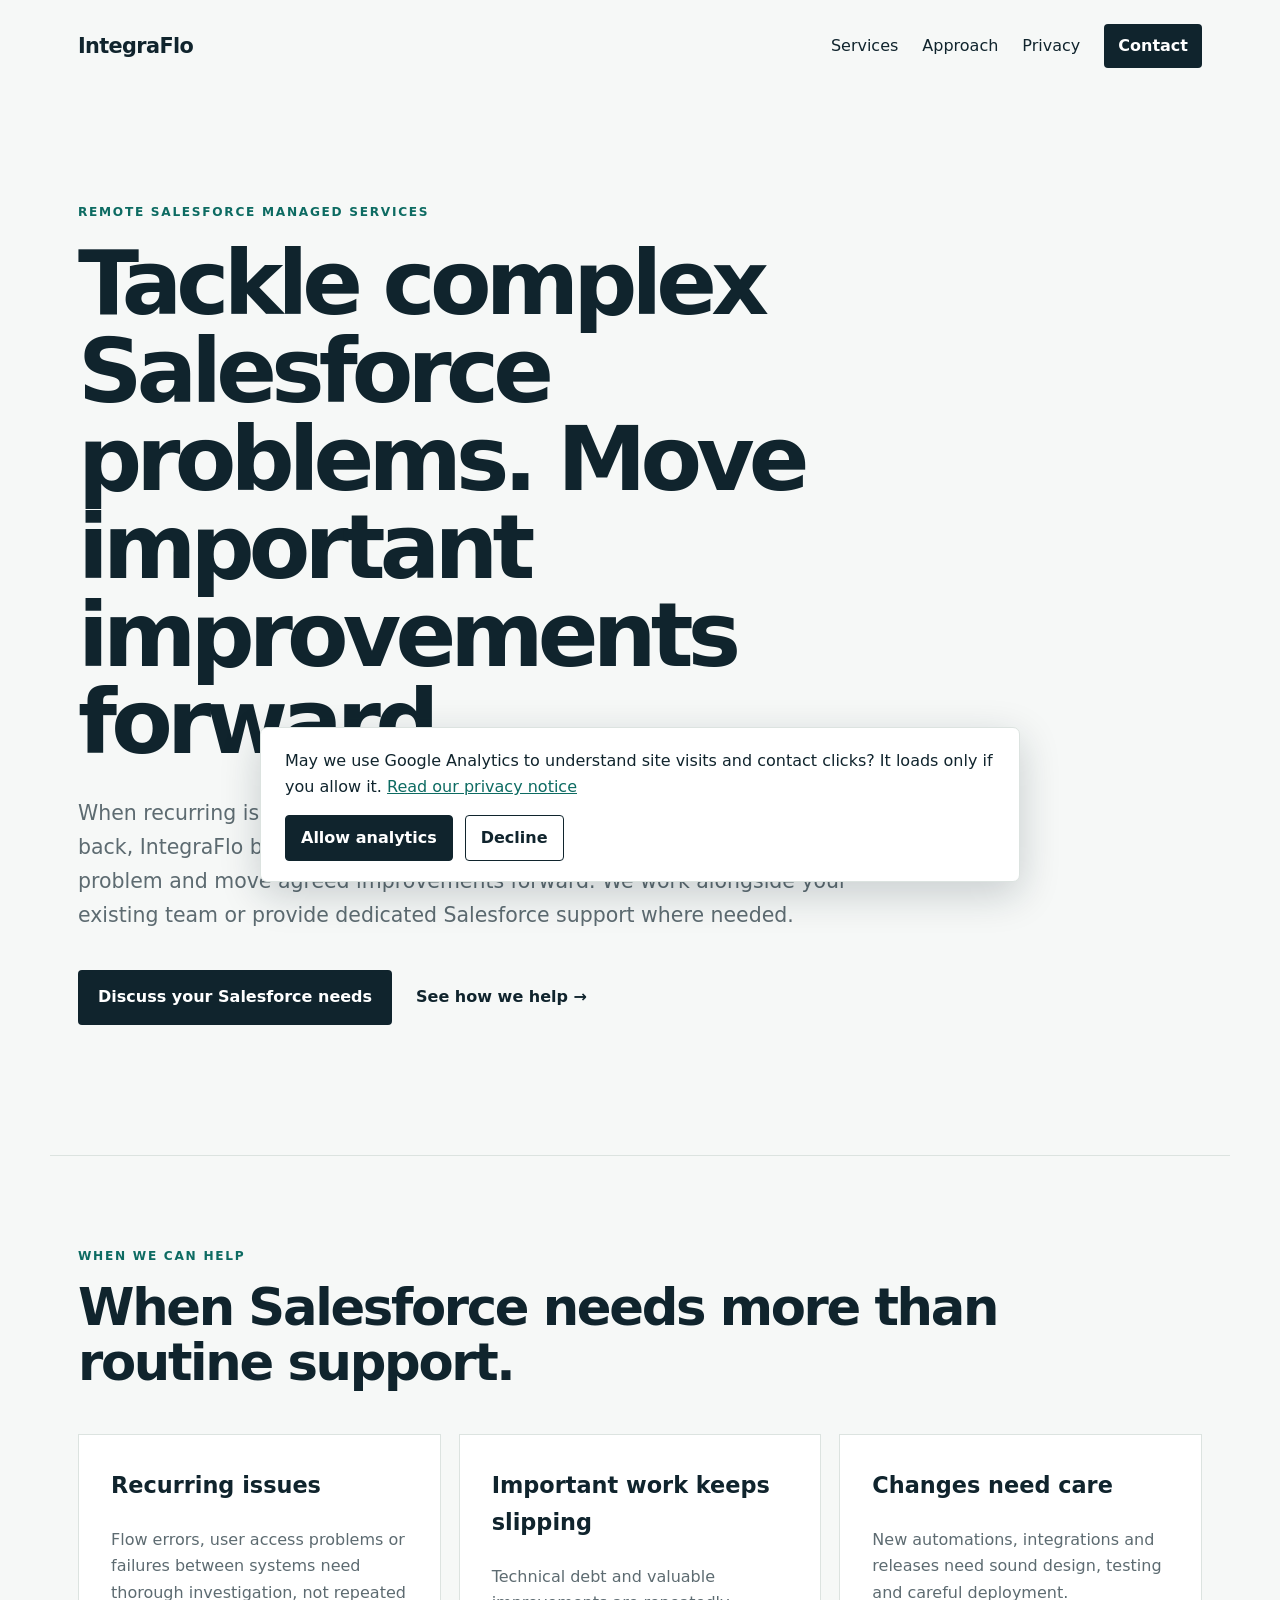
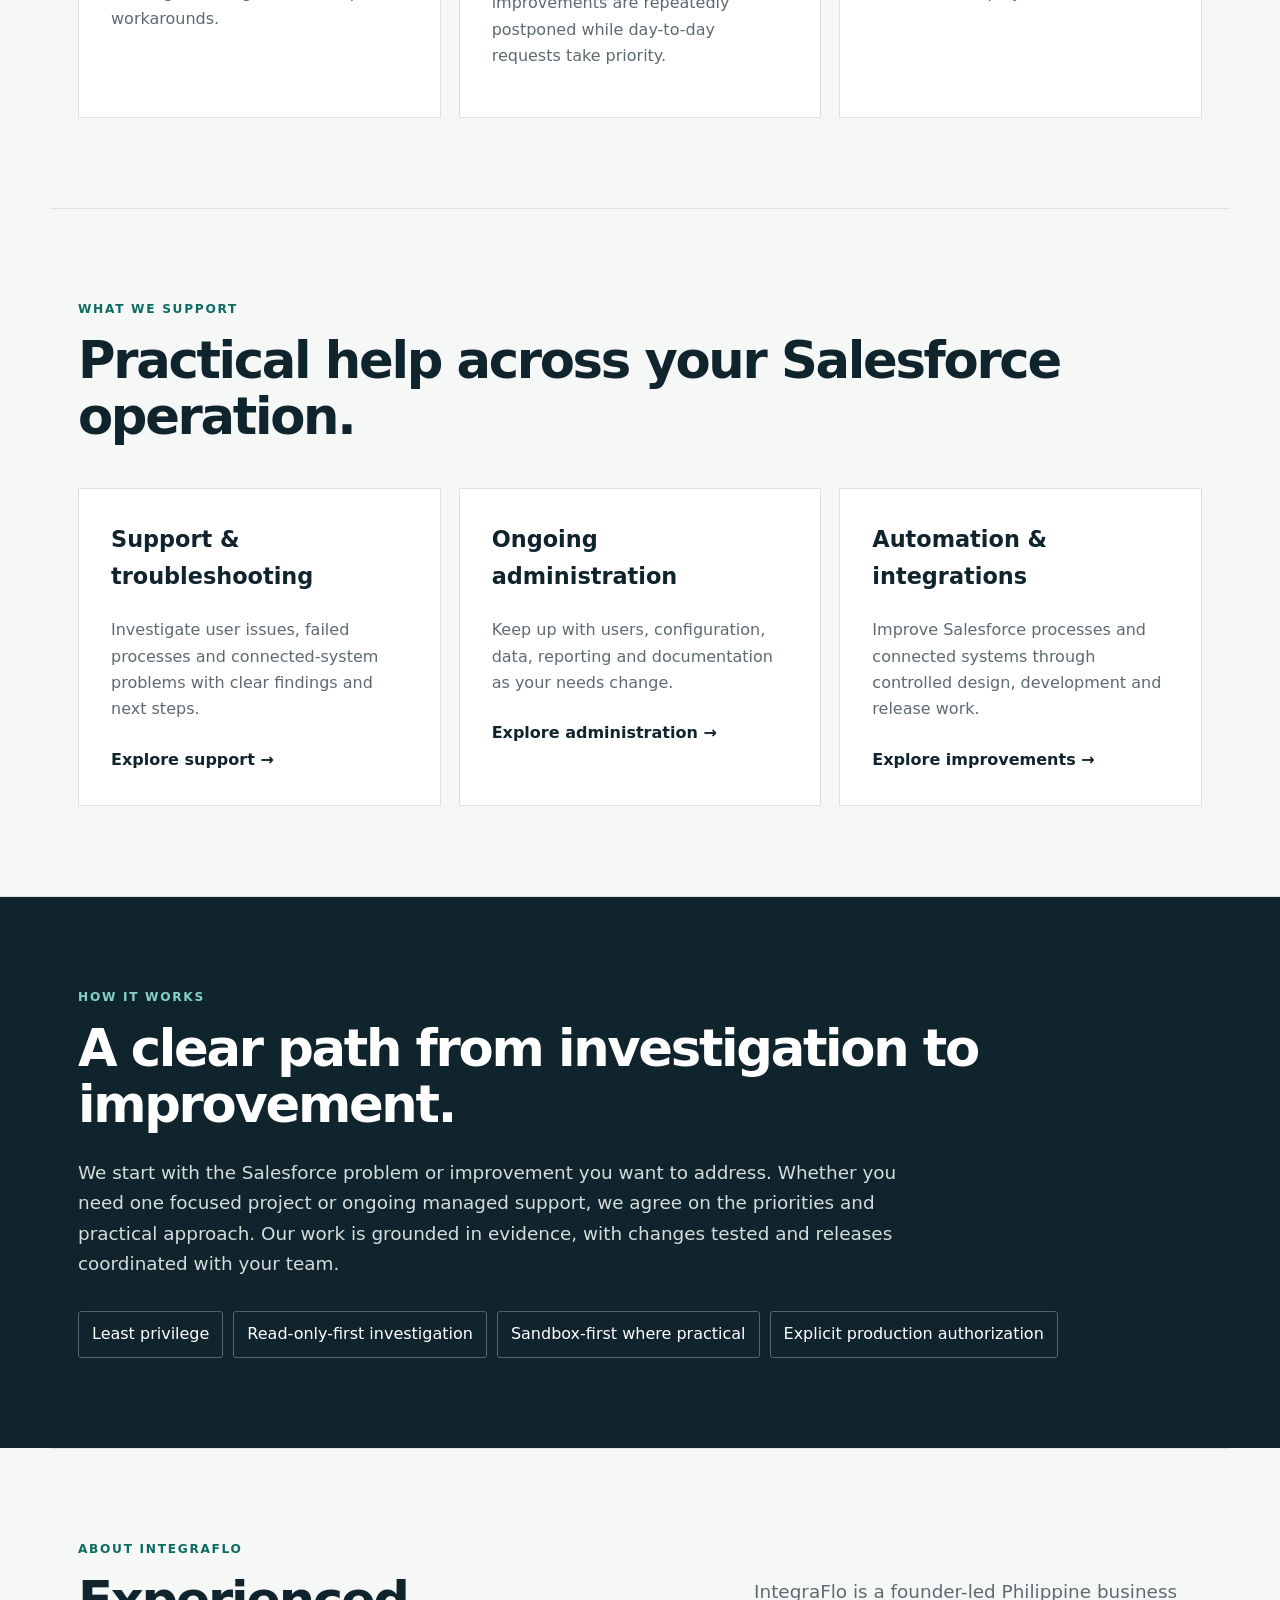
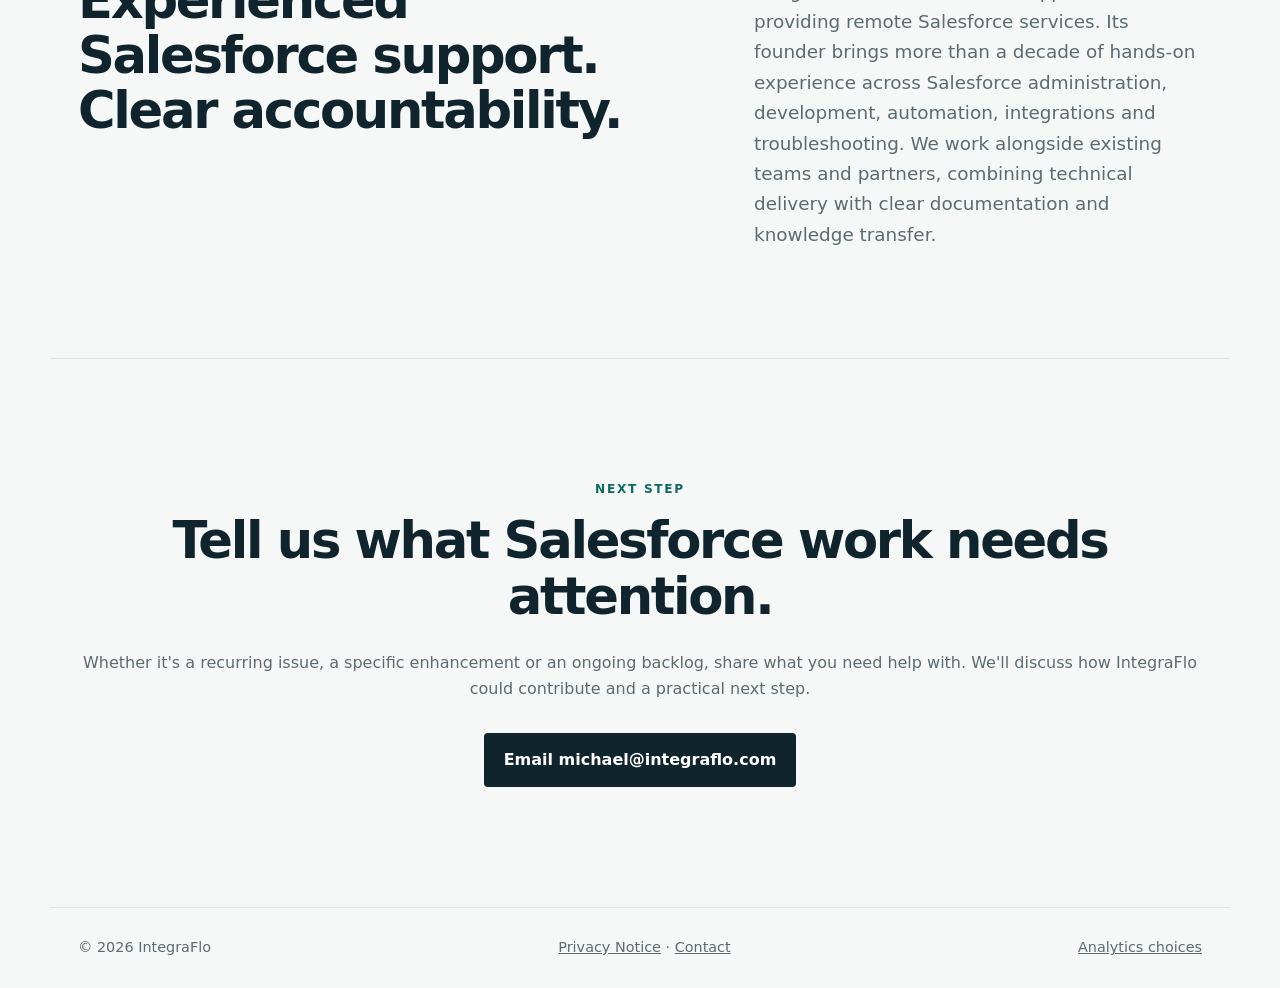
<file: index.html>
<!doctype html>
<html lang="en">
<head>
  <meta charset="utf-8">
  <meta name="viewport" content="width=device-width,initial-scale=1">
  <meta http-equiv="Content-Security-Policy" content="default-src 'self'; script-src 'self' https://www.googletagmanager.com; style-src 'self'; img-src 'self' data: https://www.googletagmanager.com https://*.google-analytics.com; font-src 'self'; connect-src https://www.googletagmanager.com https://*.google-analytics.com https://*.google.com; object-src 'none'; media-src 'none'; frame-src 'none'; worker-src 'none'; manifest-src 'self'; form-action 'none'; base-uri 'none'; upgrade-insecure-requests">
  <meta name="referrer" content="strict-origin-when-cross-origin">
  <meta name="google-site-verification" content="gu3eQ9_beGuN9FY3zzGLAd2tJAc3EotEYN1PXxXcJtQ">
  <meta name="msvalidate.01" content="FF43529D04DE0074EBA08C832B6EE715">
  <title>Salesforce Support & Managed Services | IntegraFlo</title>
  <meta name="description" content="Get help with complex Salesforce issues, technical debt, automation and integrations through focused projects or ongoing managed support.">
  <link rel="canonical" href="https://integraflo.com/">
  <meta property="og:type" content="website">
  <meta property="og:title" content="Salesforce Support & Managed Services | IntegraFlo">
  <meta property="og:description" content="Get help with complex Salesforce issues, technical debt, automation and integrations through focused projects or ongoing managed support.">
  <meta property="og:url" content="https://integraflo.com/">
  <link rel="stylesheet" href="assets/style.css"><script defer src="assets/analytics.js"></script>
</head>
<body>
<header class="nav"><a class="brand" href="./">IntegraFlo</a><nav><a href="./#services">Services</a><a href="./#approach">Approach</a><a href="privacy.html">Privacy</a><a class="button small" href="mailto:michael@integraflo.com">Contact</a></nav></header>
<main>
<section class="hero"><div class="eyebrow">REMOTE SALESFORCE MANAGED SERVICES</div><h1>Tackle complex Salesforce problems. Move important improvements forward.</h1><p class="lead">When recurring issues, complex integrations or technical debt hold work back, IntegraFlo brings hands-on Salesforce expertise to investigate the problem and move agreed improvements forward. We work alongside your existing team or provide dedicated Salesforce support where needed.</p><div class="actions"><a class="button" href="mailto:michael@integraflo.com">Discuss your Salesforce needs</a><a class="textlink" href="#services">See how we help →</a></div></section>
<section class="section"><div class="eyebrow">WHEN WE CAN HELP</div><h2>When Salesforce needs more than routine support.</h2><div class="grid"><article><h3>Recurring issues</h3><p>Flow errors, user access problems or failures between systems need thorough investigation, not repeated workarounds.</p></article><article><h3>Important work keeps slipping</h3><p>Technical debt and valuable improvements are repeatedly postponed while day-to-day requests take priority.</p></article><article><h3>Changes need care</h3><p>New automations, integrations and releases need sound design, testing and careful deployment.</p></article></div></section>
<section id="services" class="section"><div class="eyebrow">WHAT WE SUPPORT</div><h2>Practical help across your Salesforce operation.</h2><div class="grid"><article><h3>Support &amp; troubleshooting</h3><p>Investigate user issues, failed processes and connected-system problems with clear findings and next steps.</p><a class="textlink" href="salesforce-support.html">Explore support →</a></article><article><h3>Ongoing administration</h3><p>Keep up with users, configuration, data, reporting and documentation as your needs change.</p><a class="textlink" href="salesforce-administration.html">Explore administration →</a></article><article><h3>Automation &amp; integrations</h3><p>Improve Salesforce processes and connected systems through controlled design, development and release work.</p><a class="textlink" href="salesforce-automation-integrations.html">Explore improvements →</a></article></div></section>
<section id="approach" class="section dark"><div class="eyebrow">HOW IT WORKS</div><h2>A clear path from investigation to improvement.</h2><p>We start with the Salesforce problem or improvement you want to address. Whether you need one focused project or ongoing managed support, we agree on the priorities and practical approach. Our work is grounded in evidence, with changes tested and releases coordinated with your team.</p><div class="principles"><span>Least privilege</span><span>Read-only-first investigation</span><span>Sandbox-first where practical</span><span>Explicit production authorization</span></div></section>
<section class="section split"><div><div class="eyebrow">ABOUT INTEGRAFLO</div><h2>Experienced Salesforce support. Clear accountability.</h2></div><p>IntegraFlo is a founder-led Philippine business providing remote Salesforce services. Its founder brings more than a decade of hands-on experience across Salesforce administration, development, automation, integrations and troubleshooting. We work alongside existing teams and partners, combining technical delivery with clear documentation and knowledge transfer.</p></section>
<section class="section contact"><div class="eyebrow">NEXT STEP</div><h2>Tell us what Salesforce work needs attention.</h2><p>Whether it's a recurring issue, a specific enhancement or an ongoing backlog, share what you need help with. We'll discuss how IntegraFlo could contribute and a practical next step.</p><a class="button" href="mailto:michael@integraflo.com">Email michael@integraflo.com</a></section>
</main>
<footer><span>© 2026 IntegraFlo</span><span><a href="privacy.html">Privacy Notice</a> · <a href="mailto:michael@integraflo.com">Contact</a></span><button class="privacy-choice-link" type="button" id="privacy-choices">Analytics choices</button></footer>
</body>
</html>
</file>
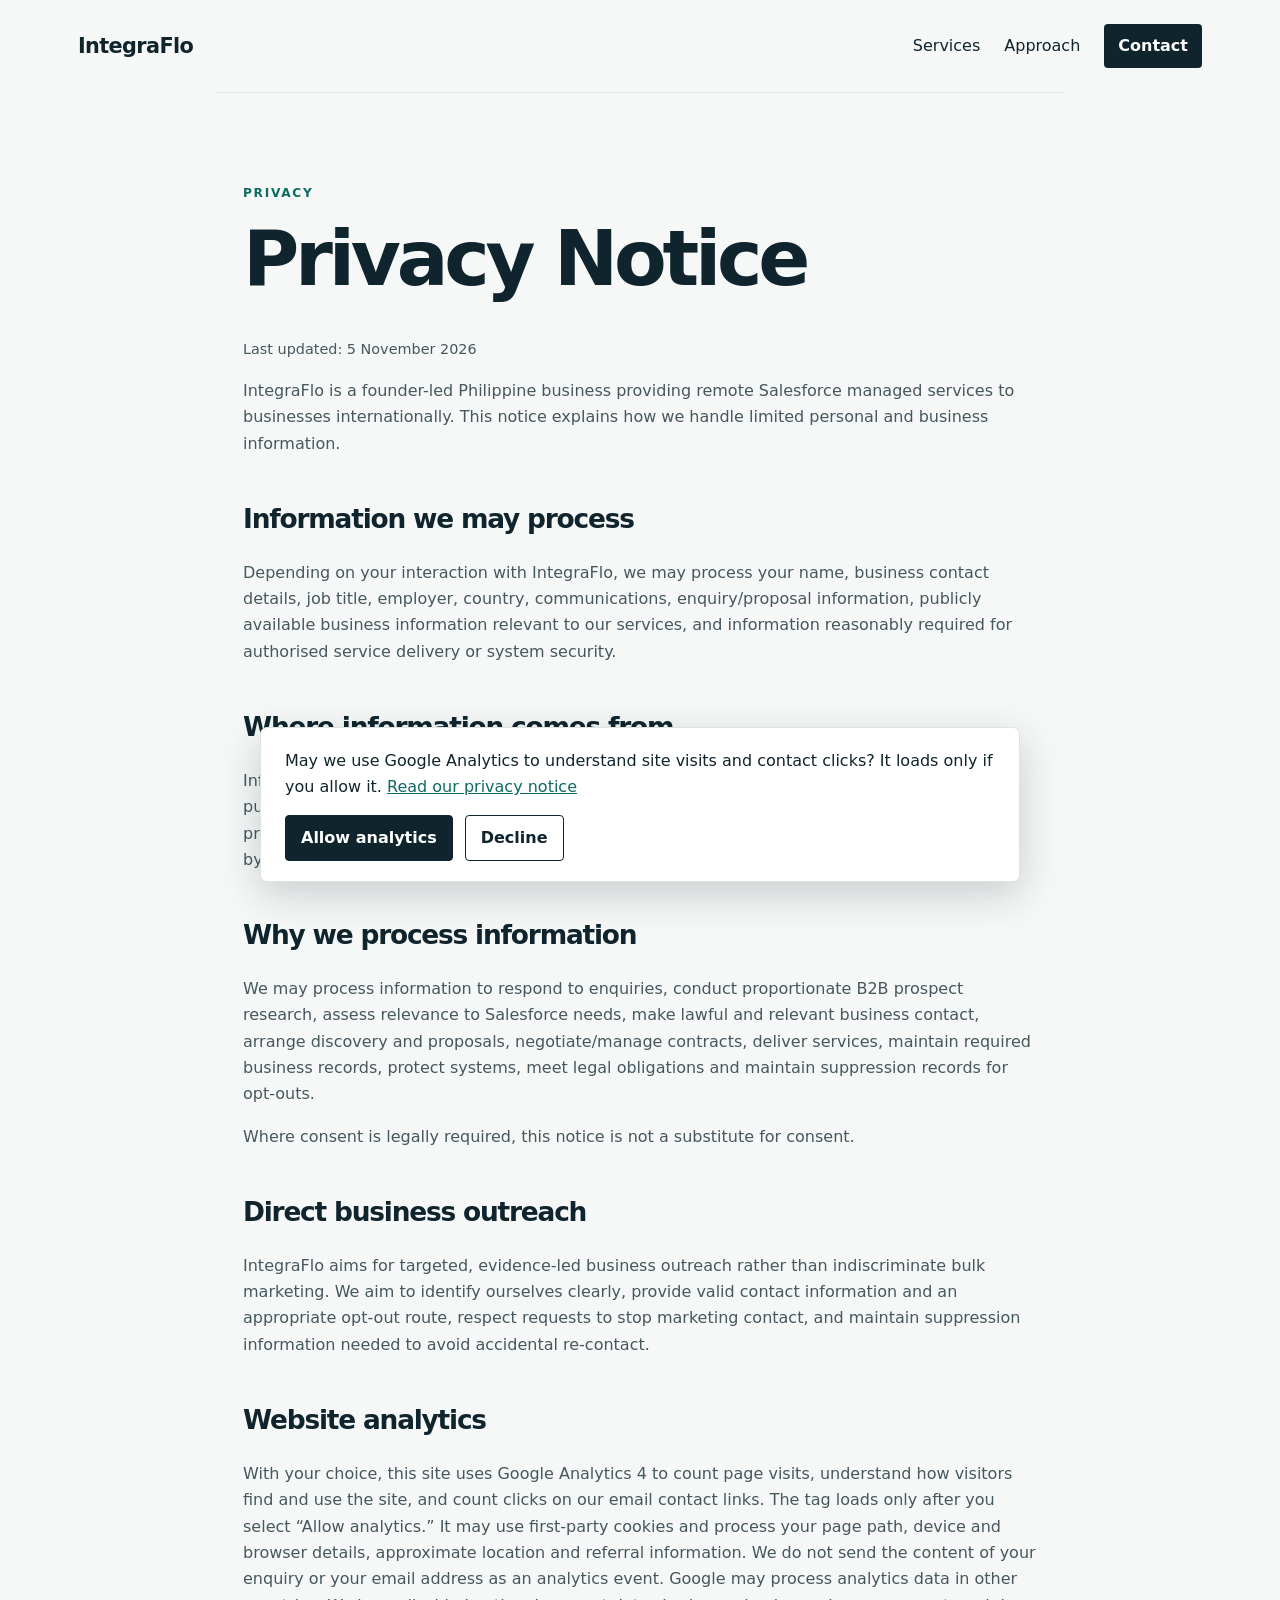
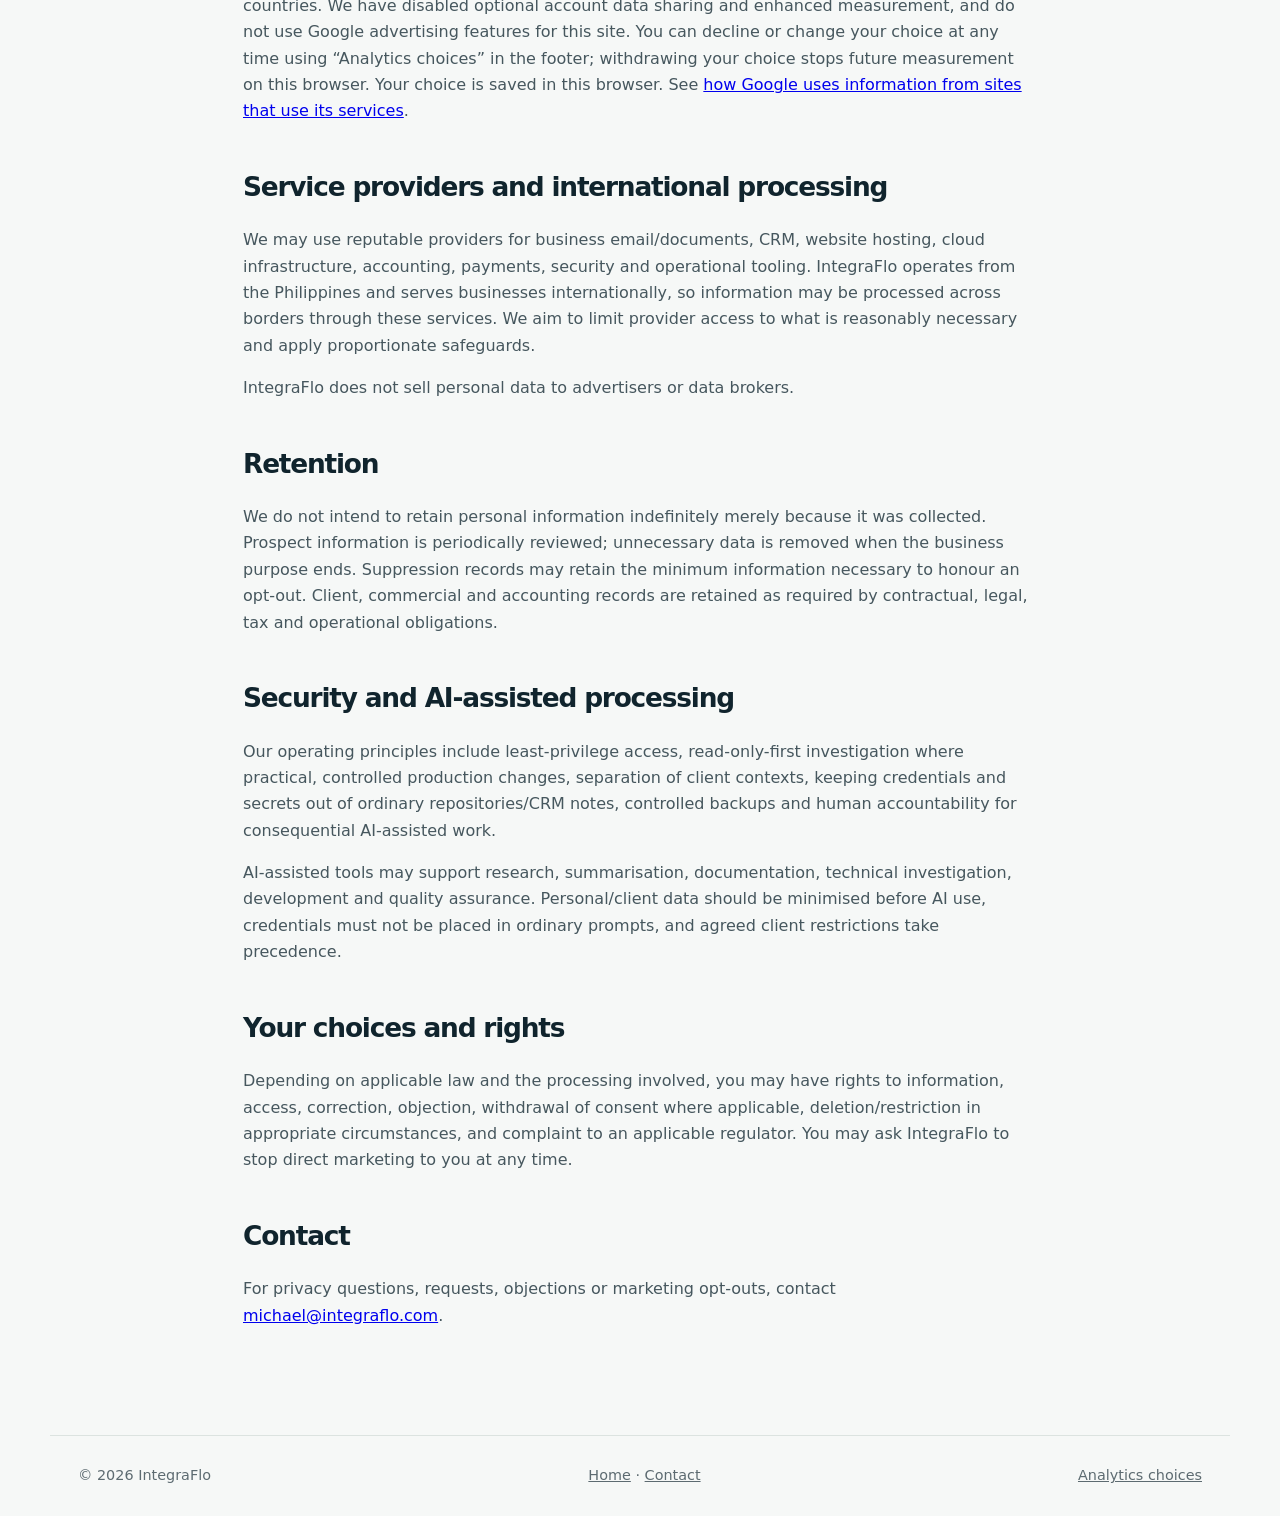
<file: privacy.html>
<!doctype html><html lang="en"><head><meta charset="utf-8"><meta name="viewport" content="width=device-width,initial-scale=1"><meta http-equiv="Content-Security-Policy" content="default-src 'self'; script-src 'self' https://www.googletagmanager.com; style-src 'self'; img-src 'self' data: https://www.googletagmanager.com https://*.google-analytics.com; font-src 'self'; connect-src https://www.googletagmanager.com https://*.google-analytics.com https://*.google.com; object-src 'none'; media-src 'none'; frame-src 'none'; worker-src 'none'; manifest-src 'self'; form-action 'none'; base-uri 'none'; upgrade-insecure-requests"><meta name="referrer" content="strict-origin-when-cross-origin"><title>Privacy Notice | IntegraFlo</title><meta name="description" content="How IntegraFlo handles business enquiries, service information and personal data."><link rel="canonical" href="https://integraflo.com/privacy.html"><link rel="stylesheet" href="assets/style.css"><script defer src="assets/analytics.js"></script></head><body><header class="nav"><a class="brand" href="index.html">IntegraFlo</a><nav><a href="index.html#services">Services</a><a href="index.html#approach">Approach</a><a class="button small" href="mailto:michael@integraflo.com">Contact</a></nav></header><main class="section legal"><div class="eyebrow">PRIVACY</div><h1>Privacy Notice</h1><p class="updated">Last updated: 5 November 2026</p><p>IntegraFlo is a founder-led Philippine business providing remote Salesforce managed services to businesses internationally. This notice explains how we handle limited personal and business information.</p><h2>Information we may process</h2><p>Depending on your interaction with IntegraFlo, we may process your name, business contact details, job title, employer, country, communications, enquiry/proposal information, publicly available business information relevant to our services, and information reasonably required for authorised service delivery or system security.</p><h2>Where information comes from</h2><p>Information may come directly from you, your employer or an authorised contact, referrals, publicly available business sources such as company websites, job advertisements and professional profiles, service providers, or authorised client systems. Public availability does not by itself mean information will be used for marketing.</p><h2>Why we process information</h2><p>We may process information to respond to enquiries, conduct proportionate B2B prospect research, assess relevance to Salesforce needs, make lawful and relevant business contact, arrange discovery and proposals, negotiate/manage contracts, deliver services, maintain required business records, protect systems, meet legal obligations and maintain suppression records for opt-outs.</p><p>Where consent is legally required, this notice is not a substitute for consent.</p><h2>Direct business outreach</h2><p>IntegraFlo aims for targeted, evidence-led business outreach rather than indiscriminate bulk marketing. We aim to identify ourselves clearly, provide valid contact information and an appropriate opt-out route, respect requests to stop marketing contact, and maintain suppression information needed to avoid accidental re-contact.</p><h2>Website analytics</h2><p>With your choice, this site uses Google Analytics 4 to count page visits, understand how visitors find and use the site, and count clicks on our email contact links. The tag loads only after you select “Allow analytics.” It may use first-party cookies and process your page path, device and browser details, approximate location and referral information. We do not send the content of your enquiry or your email address as an analytics event. Google may process analytics data in other countries. We have disabled optional account data sharing and enhanced measurement, and do not use Google advertising features for this site. You can decline or change your choice at any time using “Analytics choices” in the footer; withdrawing your choice stops future measurement on this browser. Your choice is saved in this browser. See <a href="https://policies.google.com/technologies/partner-sites">how Google uses information from sites that use its services</a>.</p><h2>Service providers and international processing</h2><p>We may use reputable providers for business email/documents, CRM, website hosting, cloud infrastructure, accounting, payments, security and operational tooling. IntegraFlo operates from the Philippines and serves businesses internationally, so information may be processed across borders through these services. We aim to limit provider access to what is reasonably necessary and apply proportionate safeguards.</p><p>IntegraFlo does not sell personal data to advertisers or data brokers.</p><h2>Retention</h2><p>We do not intend to retain personal information indefinitely merely because it was collected. Prospect information is periodically reviewed; unnecessary data is removed when the business purpose ends. Suppression records may retain the minimum information necessary to honour an opt-out. Client, commercial and accounting records are retained as required by contractual, legal, tax and operational obligations.</p><h2>Security and AI-assisted processing</h2><p>Our operating principles include least-privilege access, read-only-first investigation where practical, controlled production changes, separation of client contexts, keeping credentials and secrets out of ordinary repositories/CRM notes, controlled backups and human accountability for consequential AI-assisted work.</p><p>AI-assisted tools may support research, summarisation, documentation, technical investigation, development and quality assurance. Personal/client data should be minimised before AI use, credentials must not be placed in ordinary prompts, and agreed client restrictions take precedence.</p><h2>Your choices and rights</h2><p>Depending on applicable law and the processing involved, you may have rights to information, access, correction, objection, withdrawal of consent where applicable, deletion/restriction in appropriate circumstances, and complaint to an applicable regulator. You may ask IntegraFlo to stop direct marketing to you at any time.</p><h2>Contact</h2><p>For privacy questions, requests, objections or marketing opt-outs, contact <a href="mailto:michael@integraflo.com">michael@integraflo.com</a>.</p></main><footer><span>© 2026 IntegraFlo</span><span><a href="index.html">Home</a> · <a href="mailto:michael@integraflo.com">Contact</a></span><button class="privacy-choice-link" type="button" id="privacy-choices">Analytics choices</button></footer></body></html>
</file>
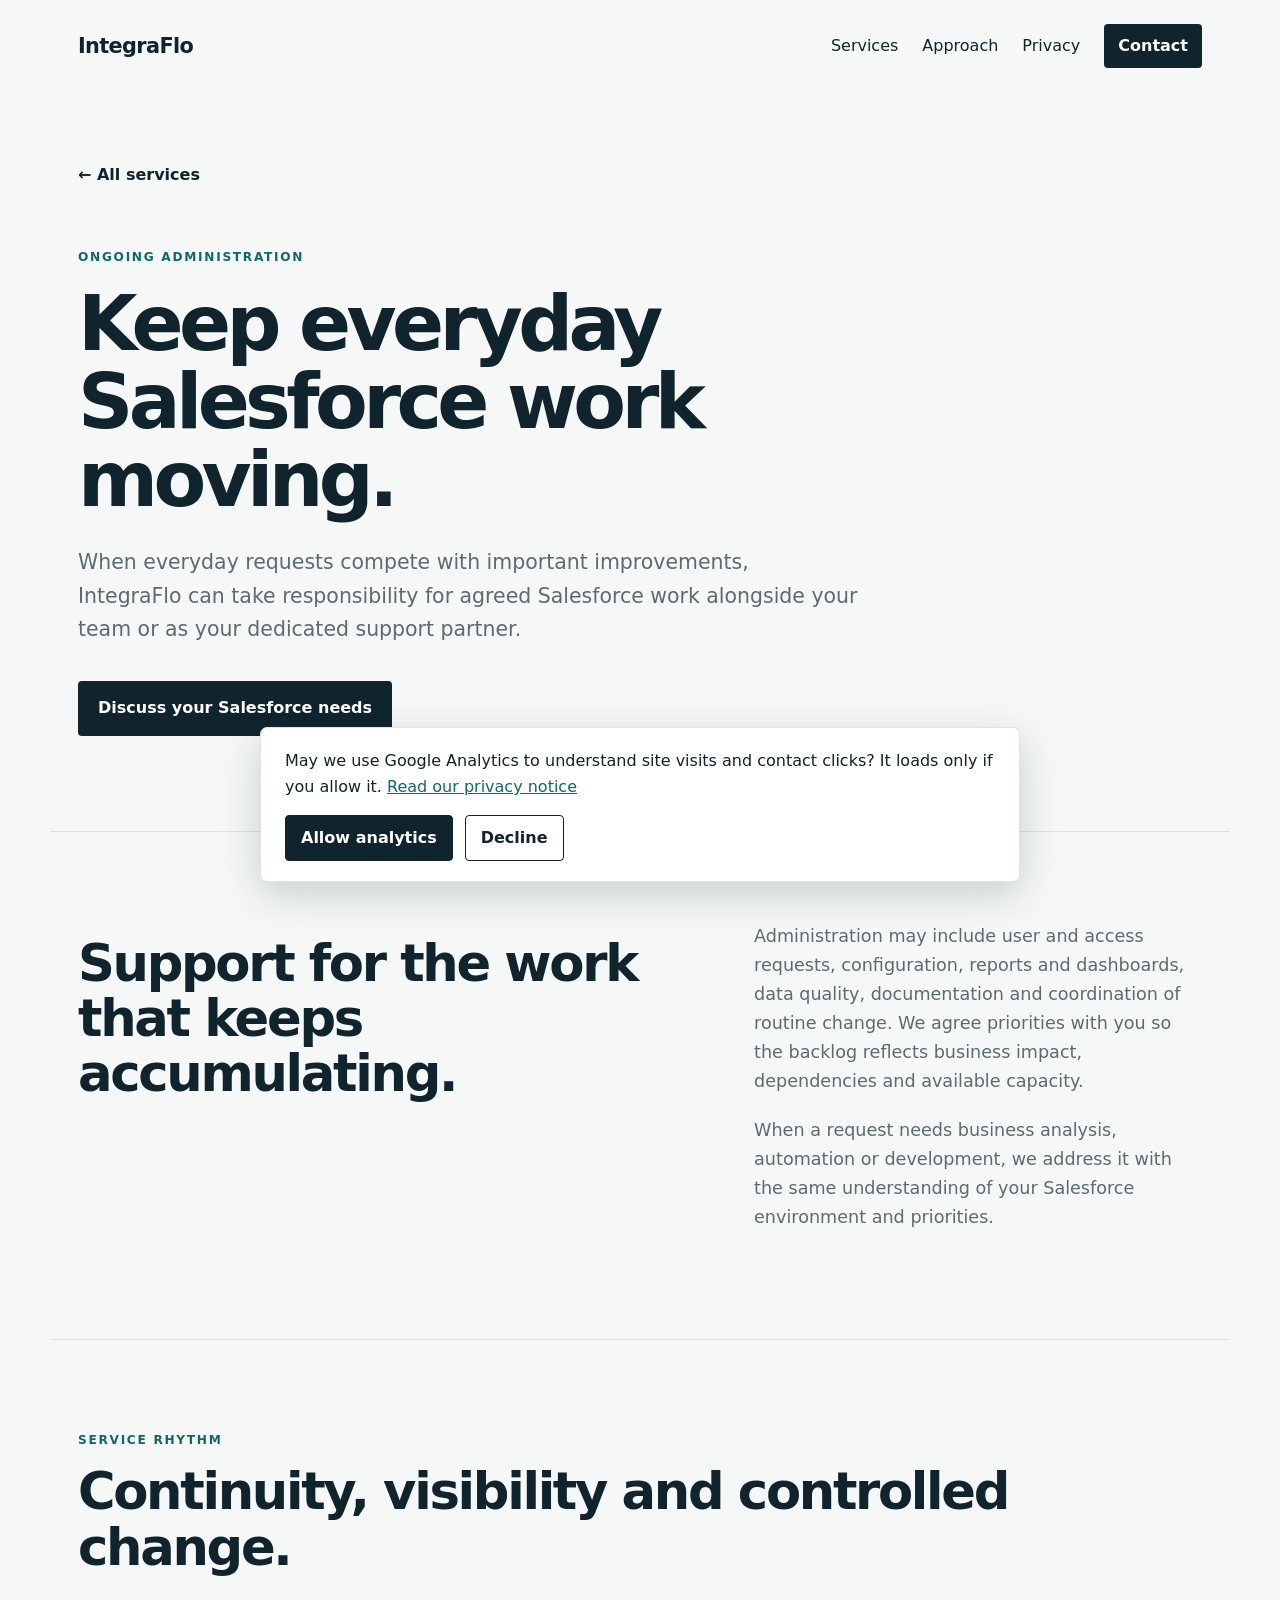
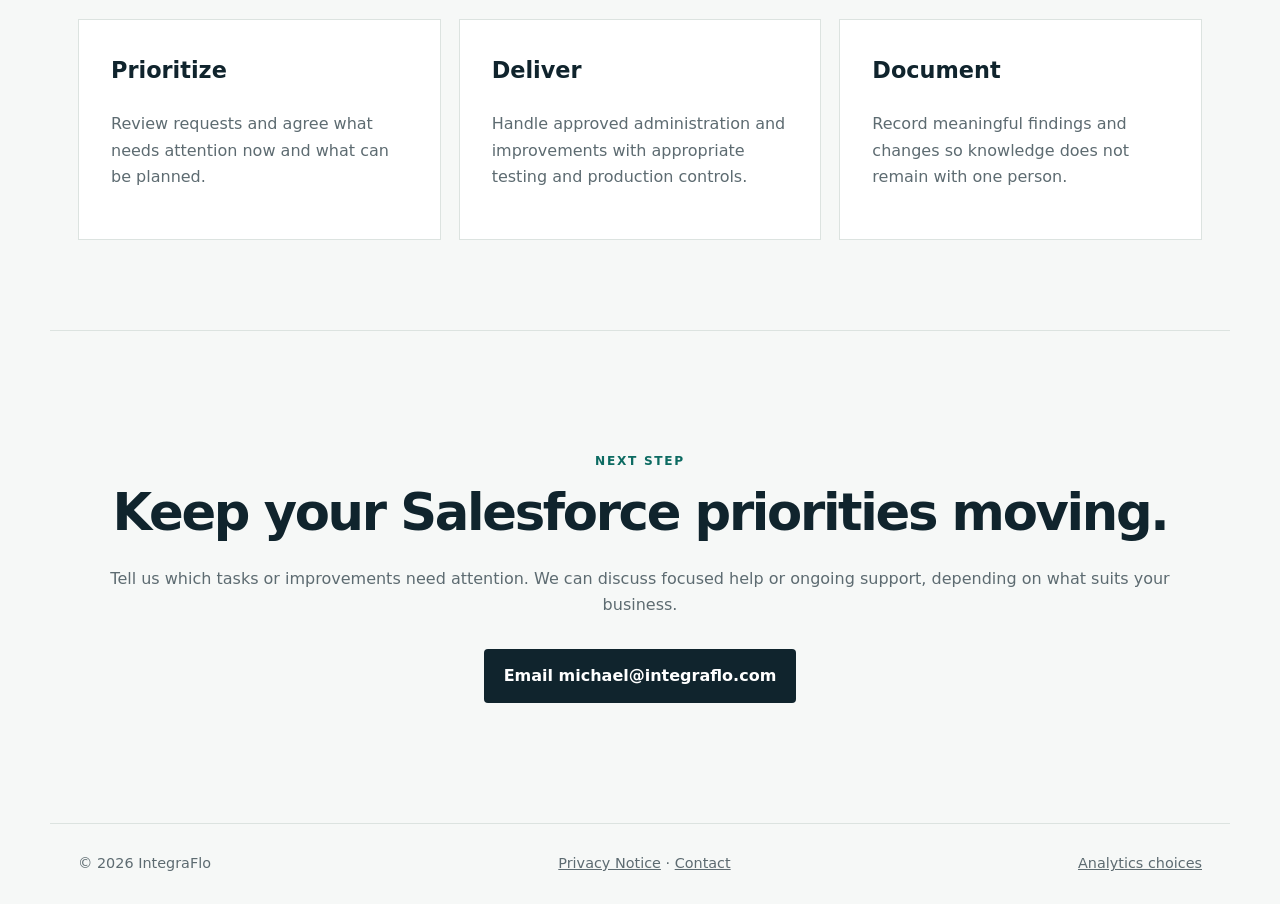
<file: salesforce-administration.html>
<!doctype html>
<html lang="en">
<head>
  <meta charset="utf-8">
  <meta name="viewport" content="width=device-width,initial-scale=1">
  <meta http-equiv="Content-Security-Policy" content="default-src 'self'; script-src 'self' https://www.googletagmanager.com; style-src 'self'; img-src 'self' data: https://www.googletagmanager.com https://*.google-analytics.com; font-src 'self'; connect-src https://www.googletagmanager.com https://*.google-analytics.com https://*.google.com; object-src 'none'; media-src 'none'; frame-src 'none'; worker-src 'none'; manifest-src 'self'; form-action 'none'; base-uri 'none'; upgrade-insecure-requests">
  <meta name="referrer" content="strict-origin-when-cross-origin">
  <title>Ongoing Salesforce Administration | IntegraFlo</title>
  <meta name="description" content="Salesforce administration, user support, backlog improvements and controlled changes for businesses needing reliable ongoing support.">
  <link rel="canonical" href="https://integraflo.com/salesforce-administration.html">
  <meta property="og:type" content="website">
  <meta property="og:title" content="Ongoing Salesforce Administration | IntegraFlo">
  <meta property="og:description" content="Salesforce administration, user support, backlog improvements and controlled changes for businesses needing reliable ongoing support.">
  <meta property="og:url" content="https://integraflo.com/salesforce-administration.html">
  <link rel="stylesheet" href="assets/style.css"><script defer src="assets/analytics.js"></script>
</head>
<body>
<header class="nav"><a class="brand" href="./">IntegraFlo</a><nav><a href="./#services">Services</a><a href="./#approach">Approach</a><a href="privacy.html">Privacy</a><a class="button small" href="mailto:michael@integraflo.com">Contact</a></nav></header><main><section class="service-hero"><a class="textlink" href="./">← All services</a><div class="eyebrow">ONGOING ADMINISTRATION</div><h1>Keep everyday Salesforce work moving.</h1><p class="lead">When everyday requests compete with important improvements, IntegraFlo can take responsibility for agreed Salesforce work alongside your team or as your dedicated support partner.</p><a class="button" href="mailto:michael@integraflo.com">Discuss your Salesforce needs</a></section><section class="section split"><div><h2>Support for the work that keeps accumulating.</h2></div><div><p>Administration may include user and access requests, configuration, reports and dashboards, data quality, documentation and coordination of routine change. We agree priorities with you so the backlog reflects business impact, dependencies and available capacity.</p><p>When a request needs business analysis, automation or development, we address it with the same understanding of your Salesforce environment and priorities.</p></div></section><section class="section"><div class="eyebrow">SERVICE RHYTHM</div><h2>Continuity, visibility and controlled change.</h2><div class="grid"><article><h3>Prioritize</h3><p>Review requests and agree what needs attention now and what can be planned.</p></article><article><h3>Deliver</h3><p>Handle approved administration and improvements with appropriate testing and production controls.</p></article><article><h3>Document</h3><p>Record meaningful findings and changes so knowledge does not remain with one person.</p></article></div></section><section class="section contact"><div class="eyebrow">NEXT STEP</div><h2>Keep your Salesforce priorities moving.</h2><p>Tell us which tasks or improvements need attention. We can discuss focused help or ongoing support, depending on what suits your business.</p><a class="button" href="mailto:michael@integraflo.com">Email michael@integraflo.com</a></section></main><footer><span>© 2026 IntegraFlo</span><span><a href="privacy.html">Privacy Notice</a> · <a href="mailto:michael@integraflo.com">Contact</a></span><button class="privacy-choice-link" type="button" id="privacy-choices">Analytics choices</button></footer>
</body>
</html>
</file>
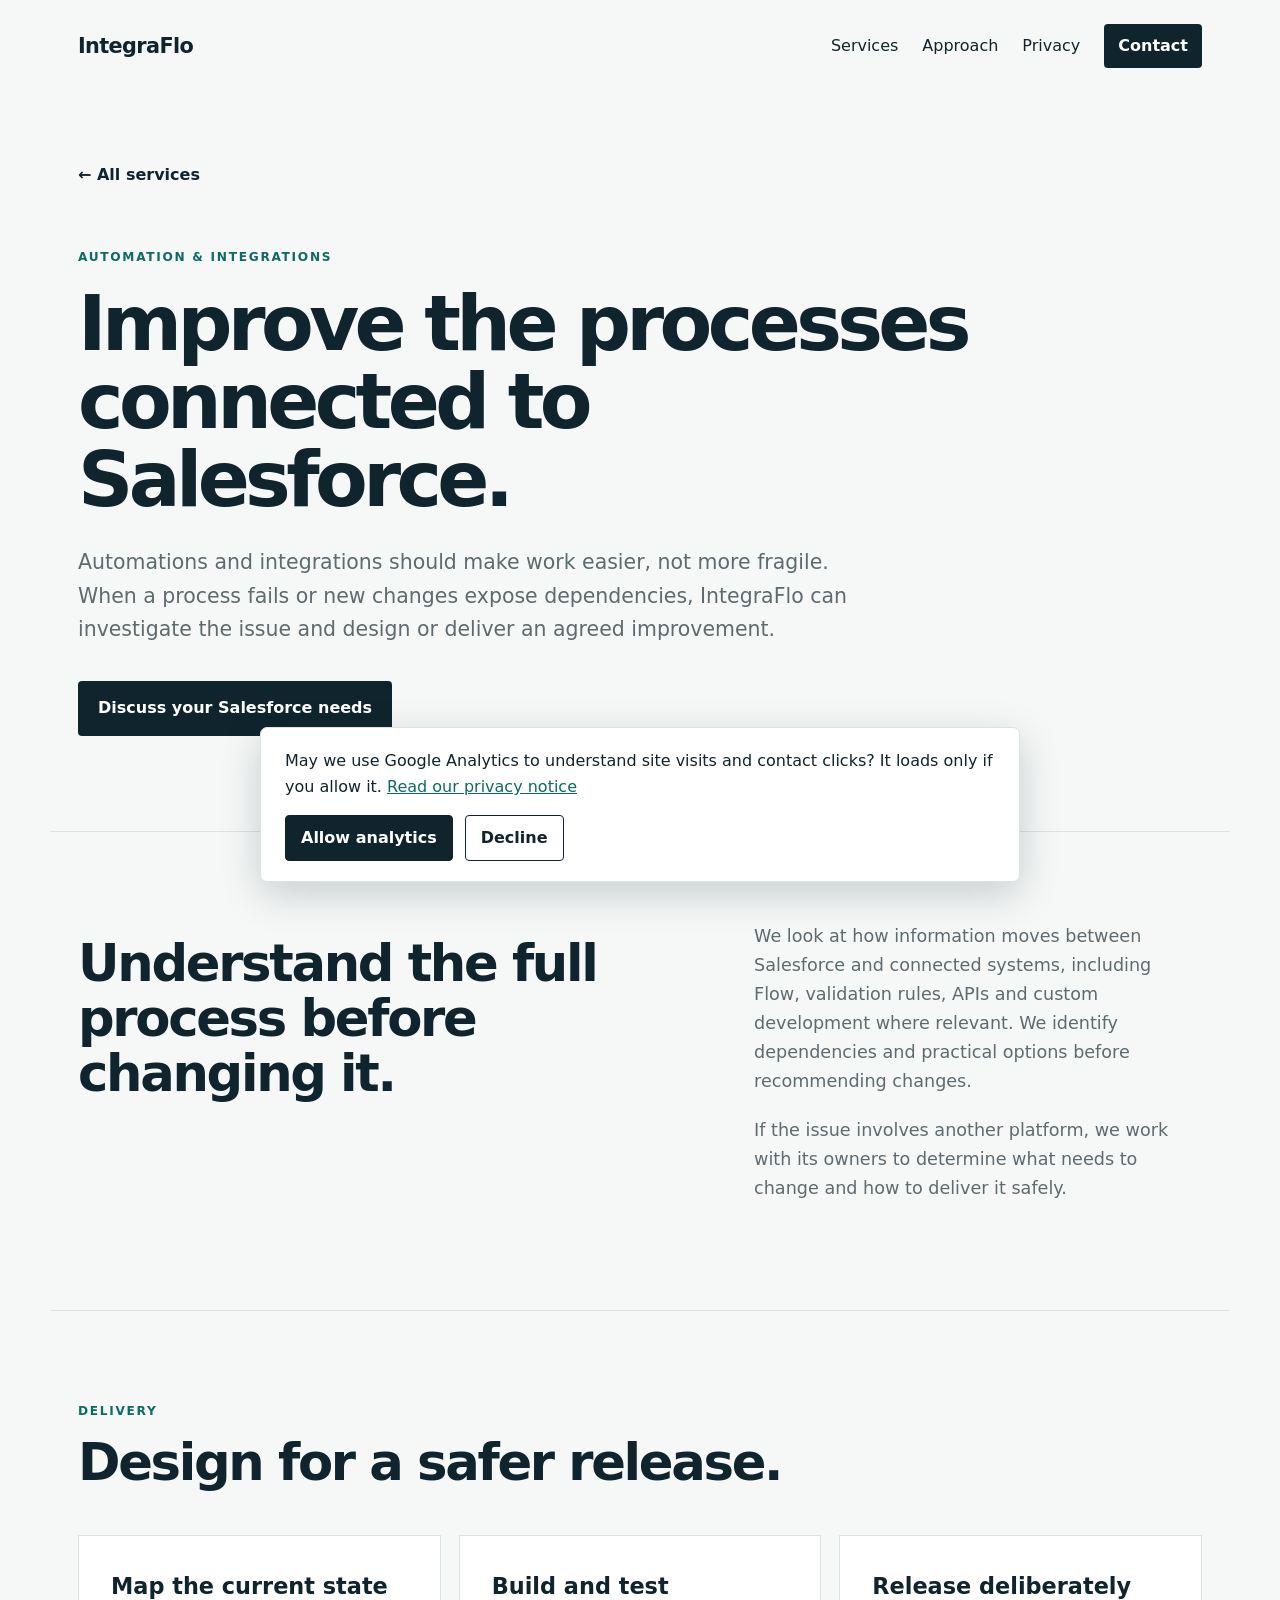
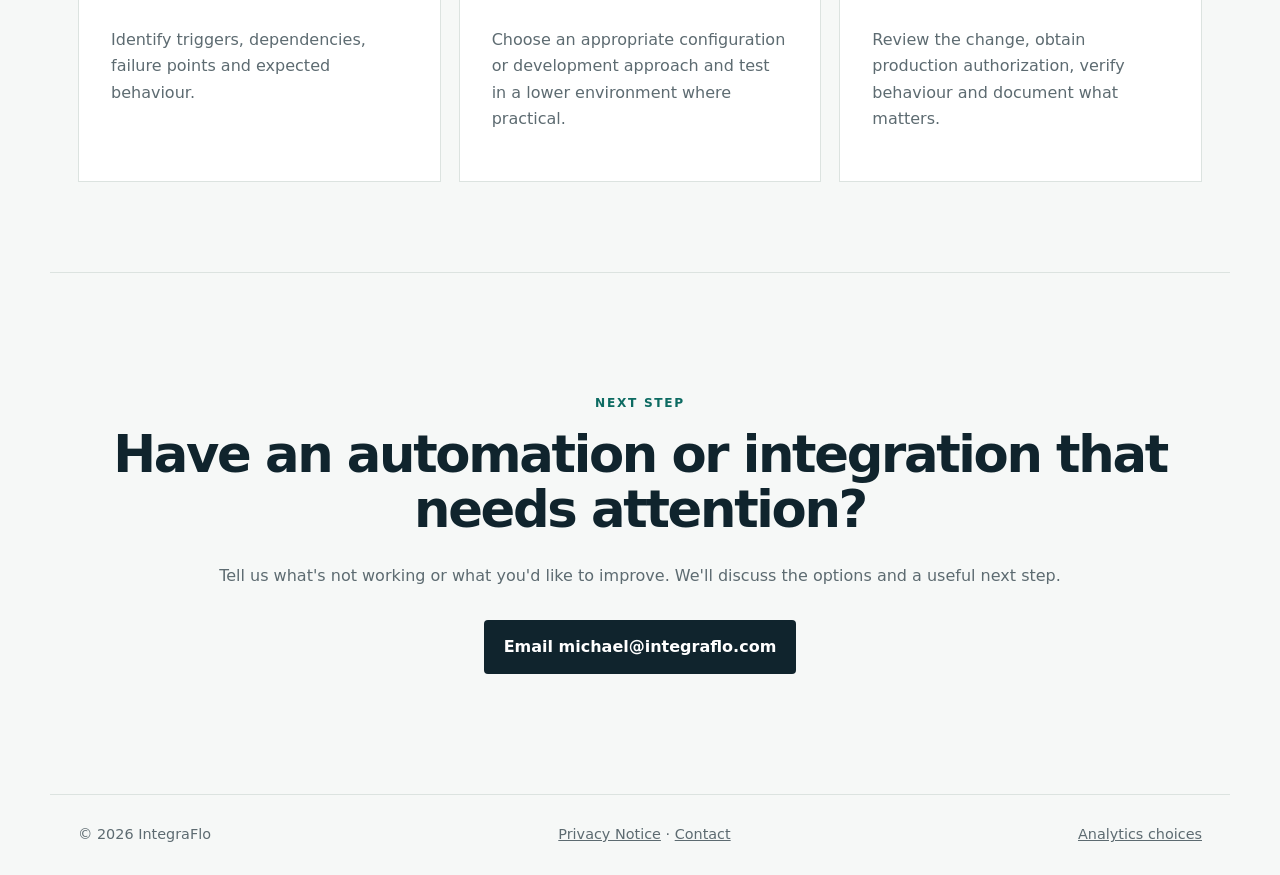
<file: salesforce-automation-integrations.html>
<!doctype html>
<html lang="en">
<head>
  <meta charset="utf-8">
  <meta name="viewport" content="width=device-width,initial-scale=1">
  <meta http-equiv="Content-Security-Policy" content="default-src 'self'; script-src 'self' https://www.googletagmanager.com; style-src 'self'; img-src 'self' data: https://www.googletagmanager.com https://*.google-analytics.com; font-src 'self'; connect-src https://www.googletagmanager.com https://*.google-analytics.com https://*.google.com; object-src 'none'; media-src 'none'; frame-src 'none'; worker-src 'none'; manifest-src 'self'; form-action 'none'; base-uri 'none'; upgrade-insecure-requests">
  <meta name="referrer" content="strict-origin-when-cross-origin">
  <title>Salesforce Automation & Integration Support | IntegraFlo</title>
  <meta name="description" content="Improve Salesforce Flow, connected-system processes and integrations with evidence-led design, testing and controlled releases.">
  <link rel="canonical" href="https://integraflo.com/salesforce-automation-integrations.html">
  <meta property="og:type" content="website">
  <meta property="og:title" content="Salesforce Automation & Integration Support | IntegraFlo">
  <meta property="og:description" content="Improve Salesforce Flow, connected-system processes and integrations with evidence-led design, testing and controlled releases.">
  <meta property="og:url" content="https://integraflo.com/salesforce-automation-integrations.html">
  <link rel="stylesheet" href="assets/style.css"><script defer src="assets/analytics.js"></script>
</head>
<body>
<header class="nav"><a class="brand" href="./">IntegraFlo</a><nav><a href="./#services">Services</a><a href="./#approach">Approach</a><a href="privacy.html">Privacy</a><a class="button small" href="mailto:michael@integraflo.com">Contact</a></nav></header><main><section class="service-hero"><a class="textlink" href="./">← All services</a><div class="eyebrow">AUTOMATION & INTEGRATIONS</div><h1>Improve the processes connected to Salesforce.</h1><p class="lead">Automations and integrations should make work easier, not more fragile. When a process fails or new changes expose dependencies, IntegraFlo can investigate the issue and design or deliver an agreed improvement.</p><a class="button" href="mailto:michael@integraflo.com">Discuss your Salesforce needs</a></section><section class="section split"><div><h2>Understand the full process before changing it.</h2></div><div><p>We look at how information moves between Salesforce and connected systems, including Flow, validation rules, APIs and custom development where relevant. We identify dependencies and practical options before recommending changes.</p><p>If the issue involves another platform, we work with its owners to determine what needs to change and how to deliver it safely.</p></div></section><section class="section"><div class="eyebrow">DELIVERY</div><h2>Design for a safer release.</h2><div class="grid"><article><h3>Map the current state</h3><p>Identify triggers, dependencies, failure points and expected behaviour.</p></article><article><h3>Build and test</h3><p>Choose an appropriate configuration or development approach and test in a lower environment where practical.</p></article><article><h3>Release deliberately</h3><p>Review the change, obtain production authorization, verify behaviour and document what matters.</p></article></div></section><section class="section contact"><div class="eyebrow">NEXT STEP</div><h2>Have an automation or integration that needs attention?</h2><p>Tell us what's not working or what you'd like to improve. We'll discuss the options and a useful next step.</p><a class="button" href="mailto:michael@integraflo.com">Email michael@integraflo.com</a></section></main><footer><span>© 2026 IntegraFlo</span><span><a href="privacy.html">Privacy Notice</a> · <a href="mailto:michael@integraflo.com">Contact</a></span><button class="privacy-choice-link" type="button" id="privacy-choices">Analytics choices</button></footer>
</body>
</html>
</file>
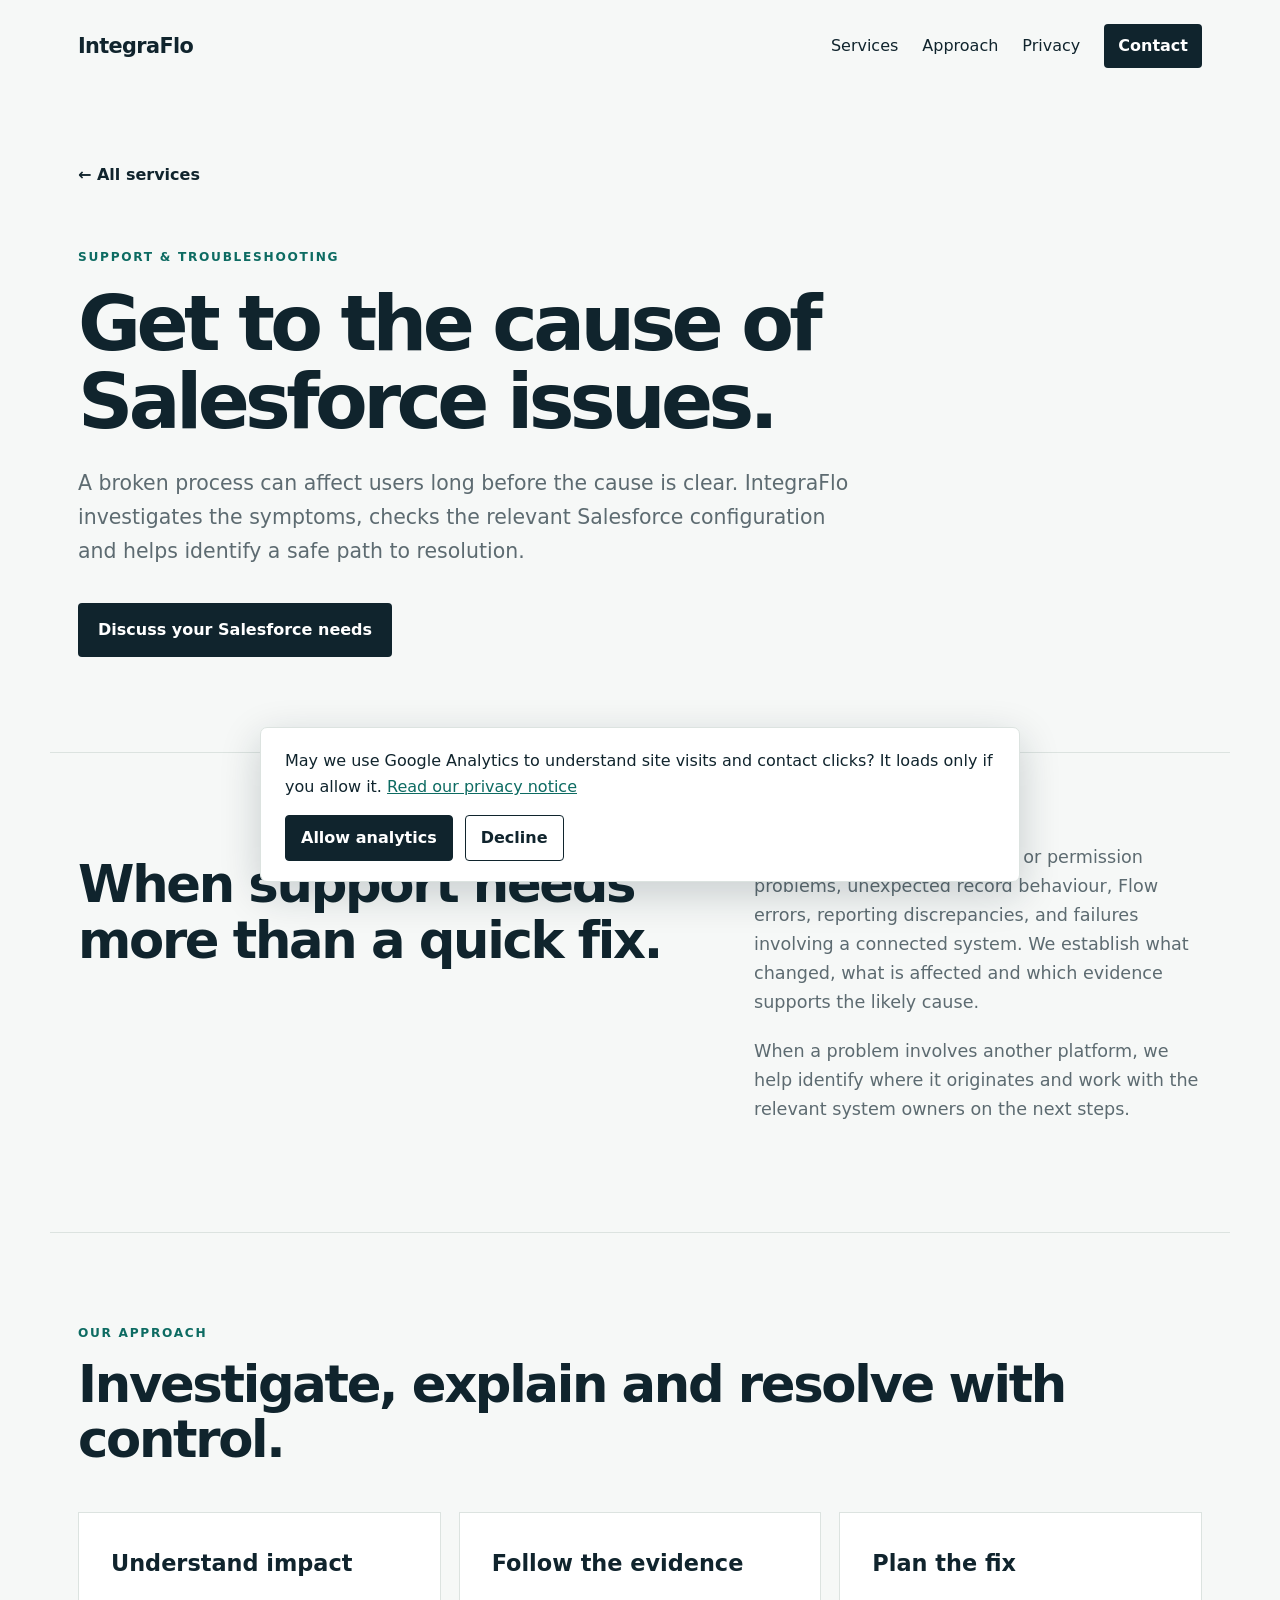
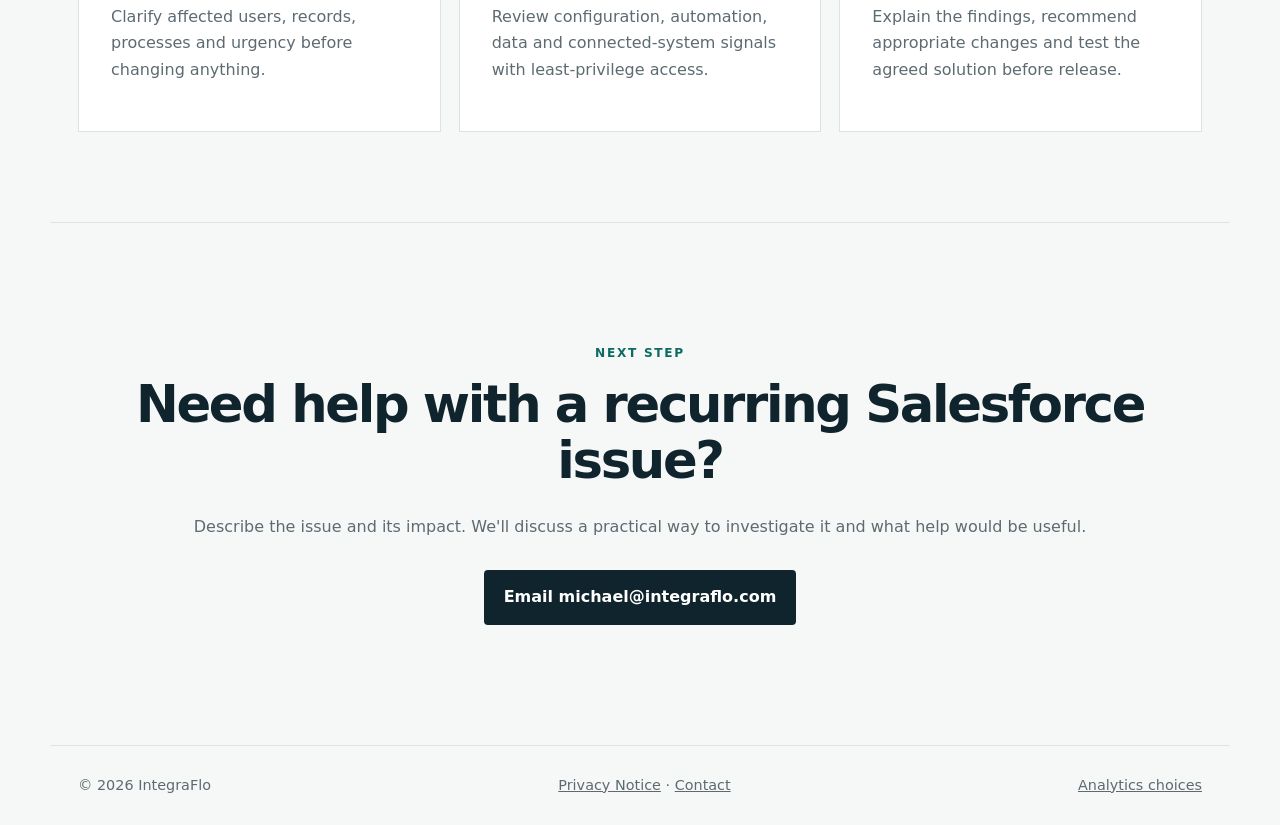
<file: salesforce-support.html>
<!doctype html>
<html lang="en">
<head>
  <meta charset="utf-8">
  <meta name="viewport" content="width=device-width,initial-scale=1">
  <meta http-equiv="Content-Security-Policy" content="default-src 'self'; script-src 'self' https://www.googletagmanager.com; style-src 'self'; img-src 'self' data: https://www.googletagmanager.com https://*.google-analytics.com; font-src 'self'; connect-src https://www.googletagmanager.com https://*.google-analytics.com https://*.google.com; object-src 'none'; media-src 'none'; frame-src 'none'; worker-src 'none'; manifest-src 'self'; form-action 'none'; base-uri 'none'; upgrade-insecure-requests">
  <meta name="referrer" content="strict-origin-when-cross-origin">
  <title>Salesforce Support & Troubleshooting | IntegraFlo</title>
  <meta name="description" content="Salesforce issue investigation, user support and connected-system troubleshooting through an accountable remote managed service.">
  <link rel="canonical" href="https://integraflo.com/salesforce-support.html">
  <meta property="og:type" content="website">
  <meta property="og:title" content="Salesforce Support & Troubleshooting | IntegraFlo">
  <meta property="og:description" content="Salesforce issue investigation, user support and connected-system troubleshooting through an accountable remote managed service.">
  <meta property="og:url" content="https://integraflo.com/salesforce-support.html">
  <link rel="stylesheet" href="assets/style.css"><script defer src="assets/analytics.js"></script>
</head>
<body>
<header class="nav"><a class="brand" href="./">IntegraFlo</a><nav><a href="./#services">Services</a><a href="./#approach">Approach</a><a href="privacy.html">Privacy</a><a class="button small" href="mailto:michael@integraflo.com">Contact</a></nav></header><main><section class="service-hero"><a class="textlink" href="./">← All services</a><div class="eyebrow">SUPPORT & TROUBLESHOOTING</div><h1>Get to the cause of Salesforce issues.</h1><p class="lead">A broken process can affect users long before the cause is clear. IntegraFlo investigates the symptoms, checks the relevant Salesforce configuration and helps identify a safe path to resolution.</p><a class="button" href="mailto:michael@integraflo.com">Discuss your Salesforce needs</a></section><section class="section split"><div><h2>When support needs more than a quick fix.</h2></div><div><p>Examples include user access or permission problems, unexpected record behaviour, Flow errors, reporting discrepancies, and failures involving a connected system. We establish what changed, what is affected and which evidence supports the likely cause.</p><p>When a problem involves another platform, we help identify where it originates and work with the relevant system owners on the next steps.</p></div></section><section class="section"><div class="eyebrow">OUR APPROACH</div><h2>Investigate, explain and resolve with control.</h2><div class="grid"><article><h3>Understand impact</h3><p>Clarify affected users, records, processes and urgency before changing anything.</p></article><article><h3>Follow the evidence</h3><p>Review configuration, automation, data and connected-system signals with least-privilege access.</p></article><article><h3>Plan the fix</h3><p>Explain the findings, recommend appropriate changes and test the agreed solution before release.</p></article></div></section><section class="section contact"><div class="eyebrow">NEXT STEP</div><h2>Need help with a recurring Salesforce issue?</h2><p>Describe the issue and its impact. We'll discuss a practical way to investigate it and what help would be useful.</p><a class="button" href="mailto:michael@integraflo.com">Email michael@integraflo.com</a></section></main><footer><span>© 2026 IntegraFlo</span><span><a href="privacy.html">Privacy Notice</a> · <a href="mailto:michael@integraflo.com">Contact</a></span><button class="privacy-choice-link" type="button" id="privacy-choices">Analytics choices</button></footer>
</body>
</html>
</file>
<file: assets/style.css>
:root{--ink:#10242d;--muted:#5d6b71;--paper:#f6f8f7;--accent:#0d6b62;--line:#dce3e0;--white:#fff}*{box-sizing:border-box}html{scroll-behavior:smooth}body{margin:0;background:var(--paper);color:var(--ink);font-family:Inter,ui-sans-serif,system-ui,-apple-system,BlinkMacSystemFont,"Segoe UI",sans-serif;line-height:1.65}.nav{max-width:1180px;margin:auto;padding:24px 28px;display:flex;justify-content:space-between;align-items:center}.brand{font-weight:800;font-size:1.3rem;letter-spacing:-.03em;color:var(--ink);text-decoration:none}.nav nav{display:flex;gap:24px;align-items:center}.nav a{color:var(--ink);text-decoration:none}.hero,.section,footer{max-width:1180px;margin:auto}.hero{padding:110px 28px 130px}.hero h1{max-width:920px;font-size:clamp(3rem,7vw,6.5rem);line-height:.98;letter-spacing:-.065em;margin:18px 0 30px}.lead{max-width:780px;font-size:1.28rem;color:var(--muted)}.eyebrow{font-size:.76rem;font-weight:800;letter-spacing:.14em;color:var(--accent)}.actions{display:flex;gap:24px;align-items:center;margin-top:38px;flex-wrap:wrap}.button{display:inline-block;background:var(--ink);color:var(--white)!important;text-decoration:none;padding:14px 20px;border-radius:4px;font-weight:700}.button.small{padding:9px 14px}.textlink{color:var(--ink);font-weight:700;text-decoration:none}.section{padding:90px 28px;border-top:1px solid var(--line)}.section h2{font-size:clamp(2rem,4vw,3.6rem);line-height:1.08;letter-spacing:-.045em;margin:14px 0 26px}.split{display:grid;grid-template-columns:1.15fr .85fr;gap:70px;align-items:start}.split>p{font-size:1.15rem;color:var(--muted);margin-top:38px}.grid{display:grid;grid-template-columns:repeat(3,1fr);gap:18px;margin-top:44px}.grid article{background:var(--white);padding:32px;border:1px solid var(--line)}.grid h3{font-size:1.4rem;margin-top:0}.grid p{color:var(--muted)}.dark{max-width:none;background:var(--ink);color:var(--white);padding-left:max(28px,calc((100vw - 1124px)/2));padding-right:max(28px,calc((100vw - 1124px)/2))}.dark .eyebrow{color:#83d2c7}.dark p{max-width:820px;color:#d4ddda;font-size:1.15rem}.principles{display:flex;flex-wrap:wrap;gap:10px;margin-top:32px}.principles span{border:1px solid #52666d;padding:9px 13px;border-radius:3px}.contact{text-align:center;padding-top:120px;padding-bottom:120px}.contact p{color:var(--muted);margin-bottom:30px}.legal{max-width:850px}.legal h1{font-size:clamp(2.8rem,6vw,5rem);letter-spacing:-.055em;line-height:1;margin:18px 0 40px}.legal h2{font-size:1.65rem;margin-top:48px}.legal p,.legal li{color:#46575e}.updated{font-size:.9rem;color:#6b777c}footer{padding:28px;border-top:1px solid var(--line);display:flex;justify-content:space-between;color:var(--muted);font-size:.9rem}footer a{color:inherit}@media(max-width:760px){.nav nav>a:not(.button){display:none}.hero{padding-top:70px;padding-bottom:90px}.split,.grid{grid-template-columns:1fr}.split{gap:10px}.split>p{margin-top:0}.section{padding-top:65px;padding-bottom:65px}footer{gap:15px;flex-direction:column}}
.service-hero{max-width:1180px;margin:auto;padding:70px 28px 95px}.service-hero .eyebrow{margin-top:58px}.service-hero h1{max-width:900px;font-size:clamp(2.8rem,6vw,5.8rem);line-height:1.02;letter-spacing:-.06em;margin:18px 0 26px}.service-hero .lead{margin-bottom:34px}.grid article .textlink{display:inline-block;margin-top:8px}.split>div>p{font-size:1.1rem;color:var(--muted);margin-top:0}.split>div>p+p{margin-top:20px}@media(max-width:760px){.service-hero{padding-top:52px;padding-bottom:65px}.service-hero .eyebrow{margin-top:38px}}

.privacy-choice-link{border:0;background:none;color:inherit;text-decoration:underline;cursor:pointer;font:inherit;padding:0}.analytics-banner{position:fixed;z-index:10;bottom:18px;left:18px;right:18px;max-width:760px;margin:auto;background:#fff;color:var(--ink);border:1px solid var(--line);box-shadow:0 12px 40px #10242d33;padding:20px 24px;border-radius:7px}.analytics-banner p{margin:0 0 14px}.analytics-banner .choices{display:flex;gap:12px;flex-wrap:wrap;align-items:center}.analytics-banner button{border:1px solid var(--ink);border-radius:4px;background:var(--ink);color:#fff;font:inherit;font-weight:700;padding:9px 15px;cursor:pointer}.analytics-banner button.secondary{background:#fff;color:var(--ink)}.analytics-banner a{color:var(--accent)}
</file>
